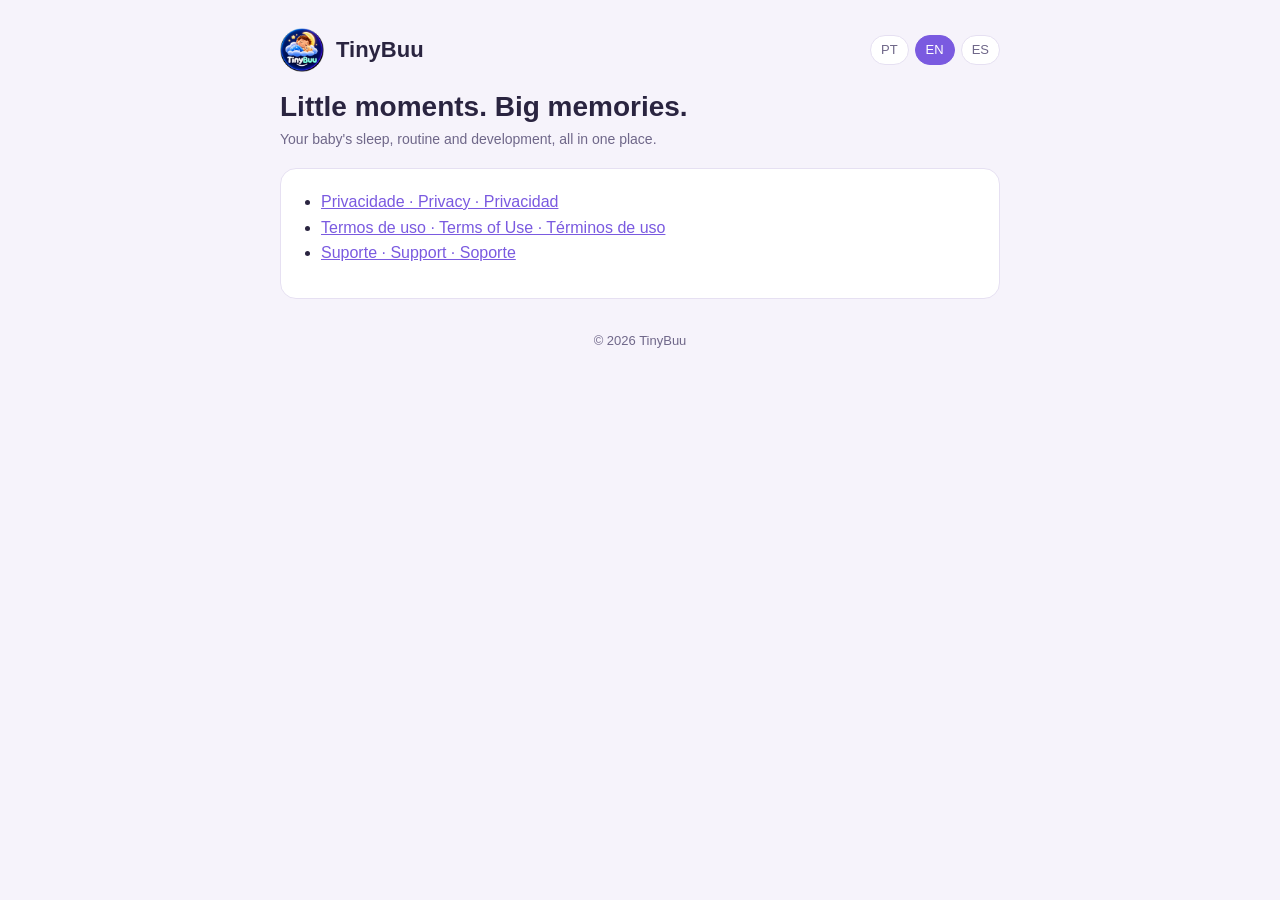
<file: index.html>
<!doctype html>
<html lang="pt-BR" class="lang-pt">
<head>
<meta charset="utf-8">
<meta name="viewport" content="width=device-width, initial-scale=1">
<title>TinyBuu · Sono e rotina do bebê</title>
<meta name="description" content="TinyBuu: sono, rotina e memórias do bebê.">
<link rel="icon" href="icon.png">
<link rel="stylesheet" href="style.css">
</head>
<body>
<div class="wrap">
  <header class="top">
    <img src="icon.png" alt="">
    <a href="./">TinyBuu</a>
    <div class="langs"><button data-set="pt">PT</button><button data-set="en">EN</button><button data-set="es">ES</button></div>
  </header>

  <article data-lang="pt">
    <h1>Pequenos momentos. Grandes memórias.</h1>
    <p class="updated">Sono, rotina e desenvolvimento do seu bebê, tudo em um só lugar.</p>
  </article>
  <article data-lang="en">
    <h1>Little moments. Big memories.</h1>
    <p class="updated">Your baby's sleep, routine and development, all in one place.</p>
  </article>
  <article data-lang="es">
    <h1>Pequeños momentos. Grandes recuerdos.</h1>
    <p class="updated">El sueño, la rutina y el desarrollo de tu bebé, todo en un solo lugar.</p>
  </article>

  <div class="card">
    <ul>
      <li><a href="privacidade/">Privacidade · Privacy · Privacidad</a></li>
      <li><a href="termos/">Termos de uso · Terms of Use · Términos de uso</a></li>
      <li><a href="suporte/">Suporte · Support · Soporte</a></li>
    </ul>
  </div>

  <footer>© 2026 TinyBuu</footer>
</div>
<script src="lang.js"></script>
</body>
</html>
</file>
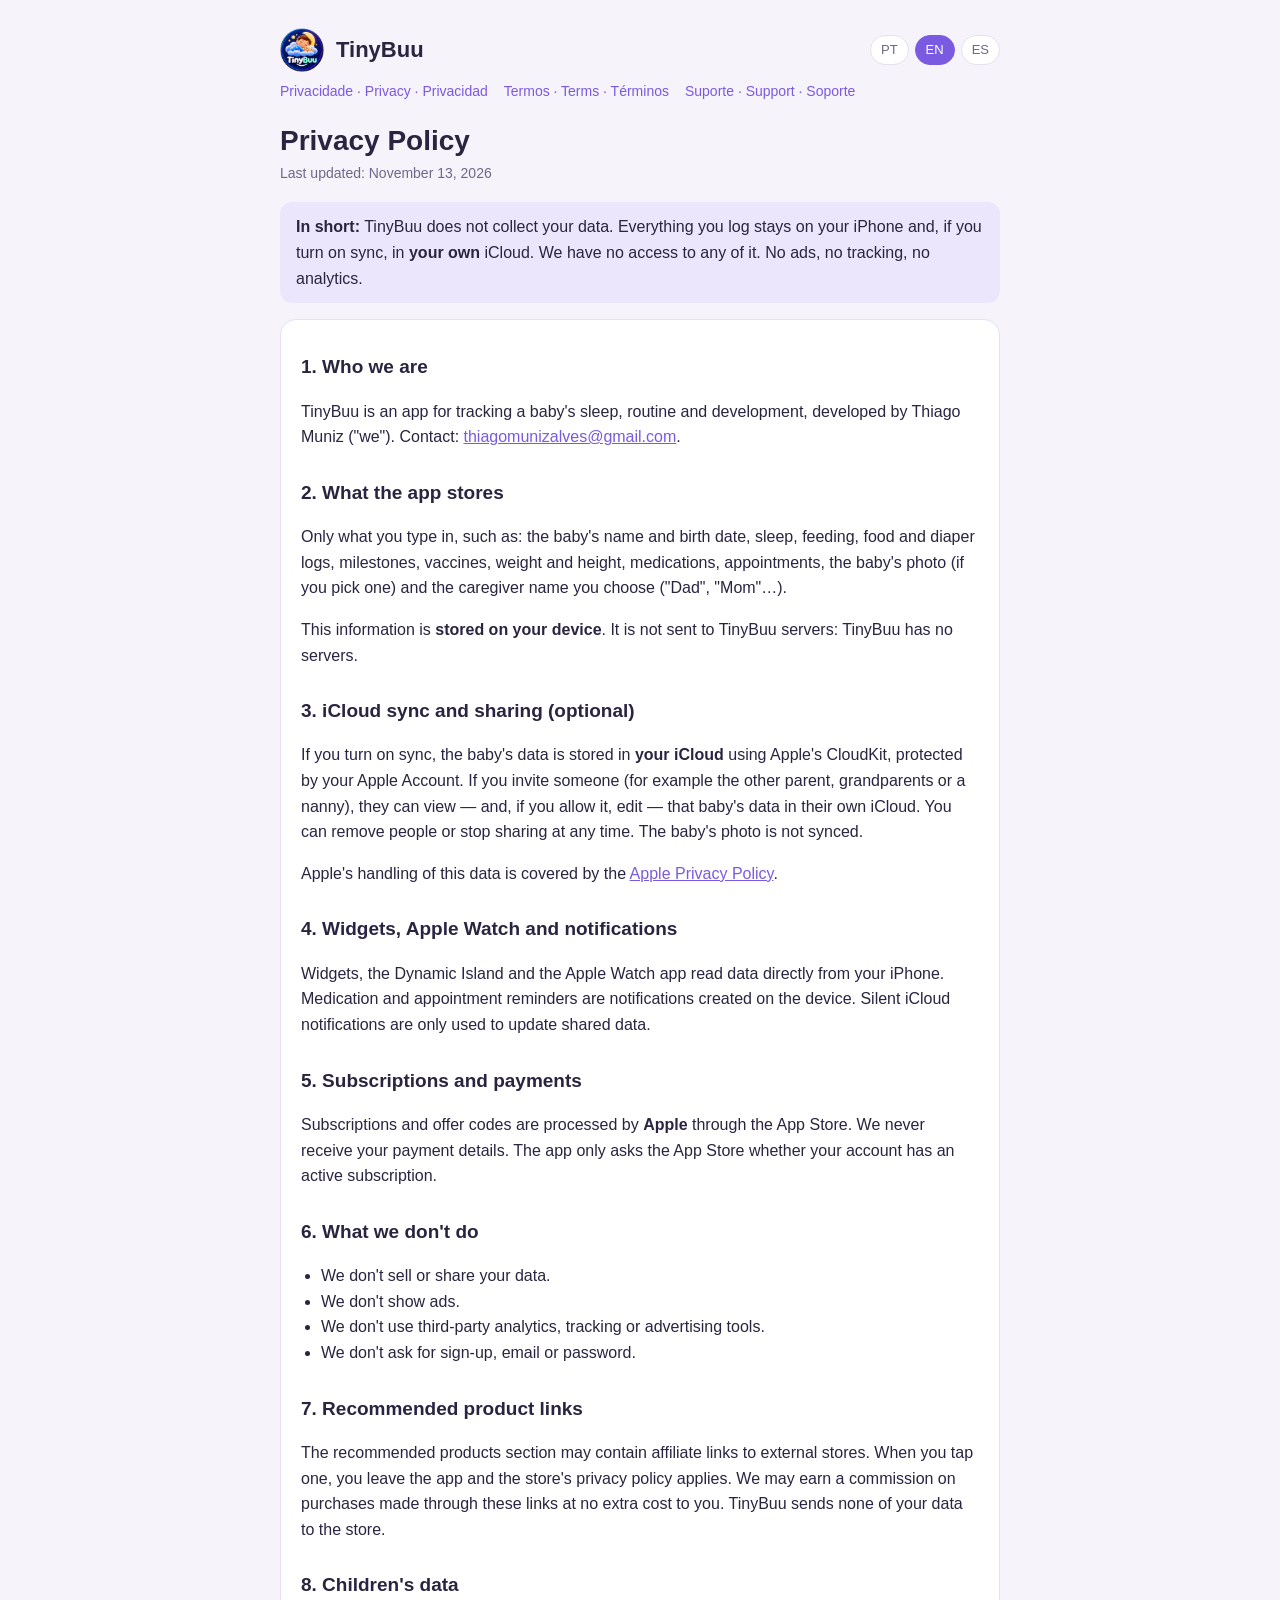
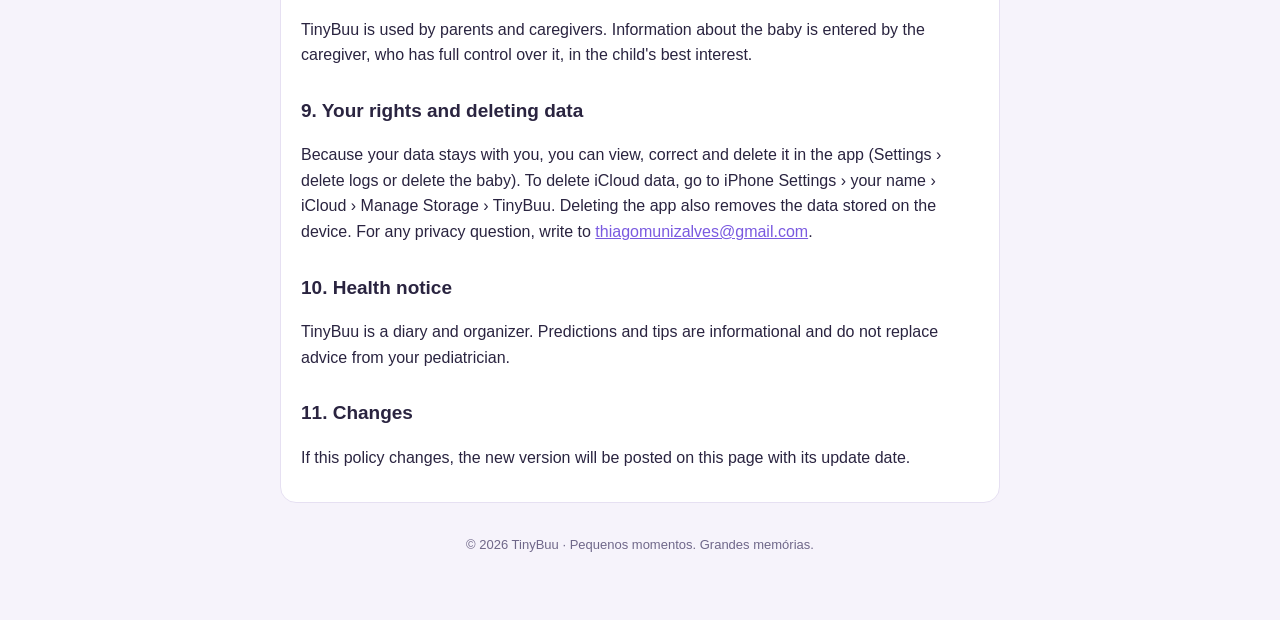
<file: privacidade/index.html>
<!doctype html>
<html lang="pt-BR" class="lang-pt">
<head>
<meta charset="utf-8">
<meta name="viewport" content="width=device-width, initial-scale=1">
<title>TinyBuu · Privacidade</title>
<meta name="description" content="Política de privacidade do app TinyBuu.">
<link rel="icon" href="../icon.png">
<link rel="stylesheet" href="../style.css">
</head>
<body>
<div class="wrap">
  <header class="top">
    <img src="../icon.png" alt="">
    <a href="../">TinyBuu</a>
    <div class="langs"><button data-set="pt">PT</button><button data-set="en">EN</button><button data-set="es">ES</button></div>
  </header>
  <nav class="links">
    <a href="../privacidade/">Privacidade · Privacy · Privacidad</a>
    <a href="../termos/">Termos · Terms · Términos</a>
    <a href="../suporte/">Suporte · Support · Soporte</a>
  </nav>

  <!-- ===================== PORTUGUÊS ===================== -->
  <article data-lang="pt">
    <h1>Política de Privacidade</h1>
    <p class="updated">Última atualização: 13 de novembro de 2026</p>
    <div class="highlight"><strong>Resumo:</strong> o TinyBuu não coleta seus dados. Tudo o que você registra fica no seu iPhone e, se você ligar a sincronização, no <strong>seu</strong> iCloud. Nós não temos acesso a nada disso. Não usamos anúncios, rastreamento nem ferramentas de análise.</div>
    <div class="card">
      <h2>1. Quem somos</h2>
      <p>O TinyBuu é um app para acompanhar o sono, a rotina e o desenvolvimento do bebê, desenvolvido por Thiago Muniz ("nós"). Contato: <a href="mailto:thiagomunizalves@gmail.com">thiagomunizalves@gmail.com</a>.</p>

      <h2>2. Quais informações o app guarda</h2>
      <p>As informações que você mesmo digita, por exemplo: nome e data de nascimento do bebê, registros de sono, mamadas, alimentação e fraldas, marcos de desenvolvimento, vacinas, peso e altura, remédios, agenda, a foto do bebê (se você escolher uma) e o nome de quem está usando o app ("Papai", "Mamãe"…).</p>
      <p>Essas informações ficam <strong>armazenadas no seu aparelho</strong>. Elas não são enviadas para servidores do TinyBuu: o TinyBuu não tem servidores.</p>

      <h2>3. Sincronização e compartilhamento pelo iCloud (opcional)</h2>
      <p>Se você ligar a sincronização, os dados do bebê são guardados no <strong>seu iCloud</strong>, pelo serviço CloudKit da Apple, protegido pela sua conta Apple. Se você convidar outra pessoa (por exemplo, o outro responsável, avós ou babá), ela passa a ver — e, se você permitir, editar — os dados daquele bebê no iCloud dela. Você pode remover pessoas ou parar de compartilhar a qualquer momento. A foto do bebê não é sincronizada.</p>
      <p>O tratamento desses dados pela Apple segue a <a href="https://www.apple.com/br/legal/privacy/">Política de Privacidade da Apple</a>.</p>

      <h2>4. Widgets, Apple Watch e notificações</h2>
      <p>Os widgets, a Dynamic Island e o app do Apple Watch leem os dados diretamente do seu iPhone. Os lembretes de remédios e da agenda são notificações criadas no próprio aparelho. Os avisos silenciosos do iCloud servem apenas para atualizar os dados compartilhados.</p>

      <h2>5. Assinatura e pagamentos</h2>
      <p>As assinaturas e os cupons são processados pela <strong>Apple</strong>, na App Store. Não recebemos seus dados de pagamento. O app só consulta, junto à App Store, se há uma assinatura ativa na sua conta.</p>

      <h2>6. O que não fazemos</h2>
      <ul>
        <li>Não vendemos nem compartilhamos seus dados.</li>
        <li>Não exibimos anúncios.</li>
        <li>Não usamos ferramentas de análise, rastreamento ou publicidade de terceiros.</li>
        <li>Não pedimos cadastro, e-mail ou senha.</li>
      </ul>

      <h2>7. Links de produtos recomendados</h2>
      <p>A seção de produtos recomendados pode conter links de afiliado para lojas externas. Ao tocar em um link, você sai do app e passa a seguir a política de privacidade da loja. Podemos receber uma comissão por compras feitas por esses links, sem custo extra para você. Nenhum dado seu é enviado à loja pelo TinyBuu.</p>

      <h2>8. Dados de crianças</h2>
      <p>O TinyBuu é usado por pais e cuidadores. Os dados sobre o bebê são informados pelo próprio responsável, que tem controle total sobre eles, em atenção ao melhor interesse da criança (art. 14 da LGPD).</p>

      <h2>9. Seus direitos e como apagar os dados</h2>
      <p>Como os dados ficam com você, você mesmo pode consultá-los, corrigi-los e apagá-los no app (Ajustes › apagar registros ou apagar o bebê). Para apagar os dados do iCloud, vá em Ajustes do iPhone › seu nome › iCloud › Gerenciar Armazenamento › TinyBuu. Ao apagar o app, os dados guardados no aparelho também são removidos. Para dúvidas sobre seus direitos (LGPD), escreva para <a href="mailto:thiagomunizalves@gmail.com">thiagomunizalves@gmail.com</a>.</p>

      <h2>10. Aviso de saúde</h2>
      <p>O TinyBuu é um diário e organizador. As previsões e dicas são informativas e não substituem a orientação do pediatra.</p>

      <h2>11. Alterações</h2>
      <p>Se esta política mudar, a nova versão será publicada nesta página com a data de atualização.</p>
    </div>
  </article>

  <!-- ===================== ENGLISH ===================== -->
  <article data-lang="en">
    <h1>Privacy Policy</h1>
    <p class="updated">Last updated: November 13, 2026</p>
    <div class="highlight"><strong>In short:</strong> TinyBuu does not collect your data. Everything you log stays on your iPhone and, if you turn on sync, in <strong>your own</strong> iCloud. We have no access to any of it. No ads, no tracking, no analytics.</div>
    <div class="card">
      <h2>1. Who we are</h2>
      <p>TinyBuu is an app for tracking a baby's sleep, routine and development, developed by Thiago Muniz ("we"). Contact: <a href="mailto:thiagomunizalves@gmail.com">thiagomunizalves@gmail.com</a>.</p>

      <h2>2. What the app stores</h2>
      <p>Only what you type in, such as: the baby's name and birth date, sleep, feeding, food and diaper logs, milestones, vaccines, weight and height, medications, appointments, the baby's photo (if you pick one) and the caregiver name you choose ("Dad", "Mom"…).</p>
      <p>This information is <strong>stored on your device</strong>. It is not sent to TinyBuu servers: TinyBuu has no servers.</p>

      <h2>3. iCloud sync and sharing (optional)</h2>
      <p>If you turn on sync, the baby's data is stored in <strong>your iCloud</strong> using Apple's CloudKit, protected by your Apple Account. If you invite someone (for example the other parent, grandparents or a nanny), they can view — and, if you allow it, edit — that baby's data in their own iCloud. You can remove people or stop sharing at any time. The baby's photo is not synced.</p>
      <p>Apple's handling of this data is covered by the <a href="https://www.apple.com/legal/privacy/">Apple Privacy Policy</a>.</p>

      <h2>4. Widgets, Apple Watch and notifications</h2>
      <p>Widgets, the Dynamic Island and the Apple Watch app read data directly from your iPhone. Medication and appointment reminders are notifications created on the device. Silent iCloud notifications are only used to update shared data.</p>

      <h2>5. Subscriptions and payments</h2>
      <p>Subscriptions and offer codes are processed by <strong>Apple</strong> through the App Store. We never receive your payment details. The app only asks the App Store whether your account has an active subscription.</p>

      <h2>6. What we don't do</h2>
      <ul>
        <li>We don't sell or share your data.</li>
        <li>We don't show ads.</li>
        <li>We don't use third-party analytics, tracking or advertising tools.</li>
        <li>We don't ask for sign-up, email or password.</li>
      </ul>

      <h2>7. Recommended product links</h2>
      <p>The recommended products section may contain affiliate links to external stores. When you tap one, you leave the app and the store's privacy policy applies. We may earn a commission on purchases made through these links at no extra cost to you. TinyBuu sends none of your data to the store.</p>

      <h2>8. Children's data</h2>
      <p>TinyBuu is used by parents and caregivers. Information about the baby is entered by the caregiver, who has full control over it, in the child's best interest.</p>

      <h2>9. Your rights and deleting data</h2>
      <p>Because your data stays with you, you can view, correct and delete it in the app (Settings › delete logs or delete the baby). To delete iCloud data, go to iPhone Settings › your name › iCloud › Manage Storage › TinyBuu. Deleting the app also removes the data stored on the device. For any privacy question, write to <a href="mailto:thiagomunizalves@gmail.com">thiagomunizalves@gmail.com</a>.</p>

      <h2>10. Health notice</h2>
      <p>TinyBuu is a diary and organizer. Predictions and tips are informational and do not replace advice from your pediatrician.</p>

      <h2>11. Changes</h2>
      <p>If this policy changes, the new version will be posted on this page with its update date.</p>
    </div>
  </article>

  <!-- ===================== ESPAÑOL ===================== -->
  <article data-lang="es">
    <h1>Política de Privacidad</h1>
    <p class="updated">Última actualización: 13 de noviembre de 2026</p>
    <div class="highlight"><strong>En resumen:</strong> TinyBuu no recopila tus datos. Todo lo que registras queda en tu iPhone y, si activas la sincronización, en <strong>tu propio</strong> iCloud. No tenemos acceso a nada de eso. Sin anuncios, sin rastreo y sin herramientas de análisis.</div>
    <div class="card">
      <h2>1. Quiénes somos</h2>
      <p>TinyBuu es una app para seguir el sueño, la rutina y el desarrollo del bebé, desarrollada por Thiago Muniz ("nosotros"). Contacto: <a href="mailto:thiagomunizalves@gmail.com">thiagomunizalves@gmail.com</a>.</p>

      <h2>2. Qué guarda la app</h2>
      <p>Solo lo que tú escribes, por ejemplo: nombre y fecha de nacimiento del bebé, registros de sueño, tomas, comidas y pañales, hitos, vacunas, peso y altura, medicamentos, agenda, la foto del bebé (si eliges una) y el nombre de quien usa la app ("Papá", "Mamá"…).</p>
      <p>Esta información se <strong>guarda en tu dispositivo</strong>. No se envía a servidores de TinyBuu: TinyBuu no tiene servidores.</p>

      <h2>3. Sincronización y compartir por iCloud (opcional)</h2>
      <p>Si activas la sincronización, los datos del bebé se guardan en <strong>tu iCloud</strong> mediante CloudKit de Apple, protegido por tu cuenta de Apple. Si invitas a alguien (por ejemplo, el otro progenitor, los abuelos o la niñera), podrá ver —y, si lo permites, editar— los datos de ese bebé en su propio iCloud. Puedes quitar personas o dejar de compartir en cualquier momento. La foto del bebé no se sincroniza.</p>
      <p>El tratamiento de estos datos por parte de Apple se rige por la <a href="https://www.apple.com/es/legal/privacy/">Política de Privacidad de Apple</a>.</p>

      <h2>4. Widgets, Apple Watch y notificaciones</h2>
      <p>Los widgets, la Dynamic Island y la app del Apple Watch leen los datos directamente de tu iPhone. Los recordatorios de medicamentos y de la agenda son notificaciones creadas en el propio dispositivo. Los avisos silenciosos de iCloud solo sirven para actualizar los datos compartidos.</p>

      <h2>5. Suscripción y pagos</h2>
      <p>Las suscripciones y los cupones los procesa <strong>Apple</strong> en la App Store. Nunca recibimos tus datos de pago. La app solo consulta a la App Store si tu cuenta tiene una suscripción activa.</p>

      <h2>6. Lo que no hacemos</h2>
      <ul>
        <li>No vendemos ni compartimos tus datos.</li>
        <li>No mostramos anuncios.</li>
        <li>No usamos herramientas de análisis, rastreo ni publicidad de terceros.</li>
        <li>No pedimos registro, correo ni contraseña.</li>
      </ul>

      <h2>7. Enlaces de productos recomendados</h2>
      <p>La sección de productos recomendados puede incluir enlaces de afiliado a tiendas externas. Al tocar uno, sales de la app y se aplica la política de privacidad de la tienda. Podemos recibir una comisión por compras hechas con estos enlaces, sin costo extra para ti. TinyBuu no envía ningún dato tuyo a la tienda.</p>

      <h2>8. Datos de menores</h2>
      <p>TinyBuu lo usan padres y cuidadores. La información sobre el bebé la introduce el propio responsable, que tiene control total sobre ella, en el interés superior del menor.</p>

      <h2>9. Tus derechos y cómo borrar los datos</h2>
      <p>Como los datos quedan contigo, puedes consultarlos, corregirlos y borrarlos en la app (Ajustes › borrar registros o eliminar el bebé). Para borrar los datos de iCloud, ve a Ajustes del iPhone › tu nombre › iCloud › Gestionar almacenamiento › TinyBuu. Al eliminar la app también se borran los datos guardados en el dispositivo. Para cualquier duda, escribe a <a href="mailto:thiagomunizalves@gmail.com">thiagomunizalves@gmail.com</a>.</p>

      <h2>10. Aviso de salud</h2>
      <p>TinyBuu es un diario y organizador. Las predicciones y consejos son informativos y no sustituyen la orientación del pediatra.</p>

      <h2>11. Cambios</h2>
      <p>Si esta política cambia, la nueva versión se publicará en esta página con su fecha de actualización.</p>
    </div>
  </article>

  <footer>© 2026 TinyBuu · Pequenos momentos. Grandes memórias.</footer>
</div>
<script src="../lang.js"></script>
</body>
</html>
</file>
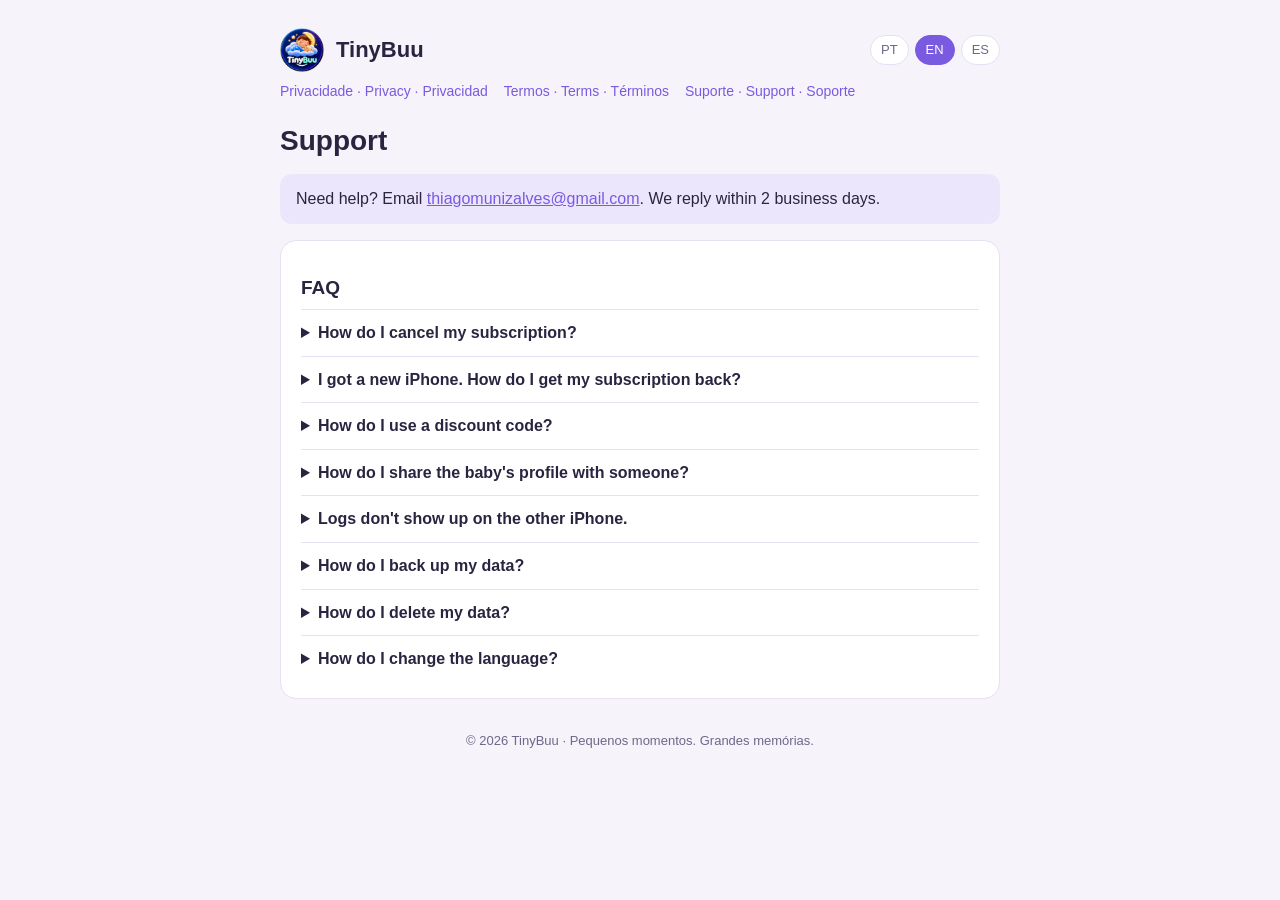
<file: suporte/index.html>
<!doctype html>
<html lang="pt-BR" class="lang-pt">
<head>
<meta charset="utf-8">
<meta name="viewport" content="width=device-width, initial-scale=1">
<title>TinyBuu · Suporte</title>
<meta name="description" content="Ajuda e contato do app TinyBuu.">
<link rel="icon" href="../icon.png">
<link rel="stylesheet" href="../style.css">
</head>
<body>
<div class="wrap">
  <header class="top">
    <img src="../icon.png" alt="">
    <a href="../">TinyBuu</a>
    <div class="langs"><button data-set="pt">PT</button><button data-set="en">EN</button><button data-set="es">ES</button></div>
  </header>
  <nav class="links">
    <a href="../privacidade/">Privacidade · Privacy · Privacidad</a>
    <a href="../termos/">Termos · Terms · Términos</a>
    <a href="../suporte/">Suporte · Support · Soporte</a>
  </nav>

  <article data-lang="pt">
    <h1>Suporte</h1>
    <div class="highlight">Precisa de ajuda? Escreva para <a href="mailto:thiagomunizalves@gmail.com">thiagomunizalves@gmail.com</a>. Respondemos em até 2 dias úteis.</div>
    <div class="card">
      <h2>Perguntas frequentes</h2>
      <details><summary>Como cancelo a assinatura?</summary><p>No iPhone: Ajustes › seu nome › Assinaturas › TinyBuu. Ou no app: Ajustes › TinyBuu Premium › Gerenciar assinatura. Cancelando até 24 horas antes da renovação, não há nova cobrança.</p></details>
      <details><summary>Troquei de iPhone. Como recupero a assinatura?</summary><p>Entre com a mesma conta Apple e toque em Ajustes › TinyBuu Premium › Restaurar compras.</p></details>
      <details><summary>Como uso um cupom de desconto?</summary><p>Na tela de assinatura, toque em "Tenho um cupom de desconto", digite o código e toque em Aplicar. A App Store mostra o preço final antes de confirmar.</p></details>
      <details><summary>Como compartilho o perfil do bebê com outra pessoa?</summary><p>Ajustes › Compartilhar perfil › ligue a sincronização com iCloud › Convidar ou gerenciar pessoas. Mande o convite por WhatsApp ou Mensagens. A pessoa precisa ter o TinyBuu instalado e entrar com a própria conta iCloud. Importante: quem recebe o convite não deve criar outro bebê, basta abrir o link.</p></details>
      <details><summary>Os registros não aparecem no outro iPhone.</summary><p>Confira se os dois aparelhos estão com internet e com o iCloud ativo (Ajustes do iPhone › seu nome › iCloud). Abra o TinyBuu: com o app aberto, os registros chegam em segundos. Em Ajustes › Compartilhar perfil, toque em Sincronizar agora.</p></details>
      <details><summary>Como faço backup dos meus dados?</summary><p>Com a sincronização ligada, os dados ficam no seu iCloud. Você também pode exportar um arquivo em Ajustes › Backup.</p></details>
      <details><summary>Como apago meus dados?</summary><p>No app, em Ajustes, apague os registros ou o bebê. Para apagar do iCloud: Ajustes do iPhone › seu nome › iCloud › Gerenciar Armazenamento › TinyBuu.</p></details>
      <details><summary>Como troco o idioma?</summary><p>Ajustes › Idioma: Português, English ou Español.</p></details>
    </div>
  </article>

  <article data-lang="en">
    <h1>Support</h1>
    <div class="highlight">Need help? Email <a href="mailto:thiagomunizalves@gmail.com">thiagomunizalves@gmail.com</a>. We reply within 2 business days.</div>
    <div class="card">
      <h2>FAQ</h2>
      <details><summary>How do I cancel my subscription?</summary><p>On your iPhone: Settings › your name › Subscriptions › TinyBuu. Or in the app: Settings › TinyBuu Premium › Manage subscription. Cancel at least 24 hours before renewal to avoid the next charge.</p></details>
      <details><summary>I got a new iPhone. How do I get my subscription back?</summary><p>Sign in with the same Apple Account and tap Settings › TinyBuu Premium › Restore purchases.</p></details>
      <details><summary>How do I use a discount code?</summary><p>On the subscription screen, tap "I have a discount code", enter the code and tap Apply. The App Store shows the final price before you confirm.</p></details>
      <details><summary>How do I share the baby's profile with someone?</summary><p>Settings › Share profile › turn on iCloud sync › Invite or manage people. Send the invite via WhatsApp or Messages. The person needs TinyBuu installed and their own iCloud account. Note: they shouldn't create another baby — just open the link.</p></details>
      <details><summary>Logs don't show up on the other iPhone.</summary><p>Make sure both devices are online with iCloud turned on (iPhone Settings › your name › iCloud). Open TinyBuu: with the app open, logs arrive within seconds. In Settings › Share profile, tap Sync now.</p></details>
      <details><summary>How do I back up my data?</summary><p>With sync on, your data is in your iCloud. You can also export a file in Settings › Backup.</p></details>
      <details><summary>How do I delete my data?</summary><p>In the app's Settings, delete the logs or the baby. To delete from iCloud: iPhone Settings › your name › iCloud › Manage Storage › TinyBuu.</p></details>
      <details><summary>How do I change the language?</summary><p>Settings › Language: Português, English or Español.</p></details>
    </div>
  </article>

  <article data-lang="es">
    <h1>Soporte</h1>
    <div class="highlight">¿Necesitas ayuda? Escribe a <a href="mailto:thiagomunizalves@gmail.com">thiagomunizalves@gmail.com</a>. Respondemos en un máximo de 2 días hábiles.</div>
    <div class="card">
      <h2>Preguntas frecuentes</h2>
      <details><summary>¿Cómo cancelo la suscripción?</summary><p>En el iPhone: Ajustes › tu nombre › Suscripciones › TinyBuu. O en la app: Ajustes › TinyBuu Premium › Gestionar suscripción. Si cancelas al menos 24 horas antes de la renovación, no hay nuevo cobro.</p></details>
      <details><summary>Cambié de iPhone. ¿Cómo recupero la suscripción?</summary><p>Inicia sesión con la misma cuenta de Apple y toca Ajustes › TinyBuu Premium › Restaurar compras.</p></details>
      <details><summary>¿Cómo uso un cupón de descuento?</summary><p>En la pantalla de suscripción, toca "Tengo un cupón de descuento", escribe el código y toca Aplicar. La App Store muestra el precio final antes de confirmar.</p></details>
      <details><summary>¿Cómo comparto el perfil del bebé con otra persona?</summary><p>Ajustes › Compartir perfil › activa la sincronización con iCloud › Invitar o gestionar personas. Envía la invitación por WhatsApp o Mensajes. La persona necesita tener TinyBuu y su propia cuenta de iCloud. Importante: no debe crear otro bebé, solo abrir el enlace.</p></details>
      <details><summary>Los registros no aparecen en el otro iPhone.</summary><p>Verifica que ambos dispositivos tengan internet e iCloud activo (Ajustes del iPhone › tu nombre › iCloud). Abre TinyBuu: con la app abierta, los registros llegan en segundos. En Ajustes › Compartir perfil, toca Sincronizar ahora.</p></details>
      <details><summary>¿Cómo hago una copia de seguridad?</summary><p>Con la sincronización activada, tus datos están en tu iCloud. También puedes exportar un archivo en Ajustes › Copia de seguridad.</p></details>
      <details><summary>¿Cómo borro mis datos?</summary><p>En Ajustes de la app, borra los registros o el bebé. Para borrarlos de iCloud: Ajustes del iPhone › tu nombre › iCloud › Gestionar almacenamiento › TinyBuu.</p></details>
      <details><summary>¿Cómo cambio el idioma?</summary><p>Ajustes › Idioma: Português, English o Español.</p></details>
    </div>
  </article>

  <footer>© 2026 TinyBuu · Pequenos momentos. Grandes memórias.</footer>
</div>
<script src="../lang.js"></script>
</body>
</html>
</file>
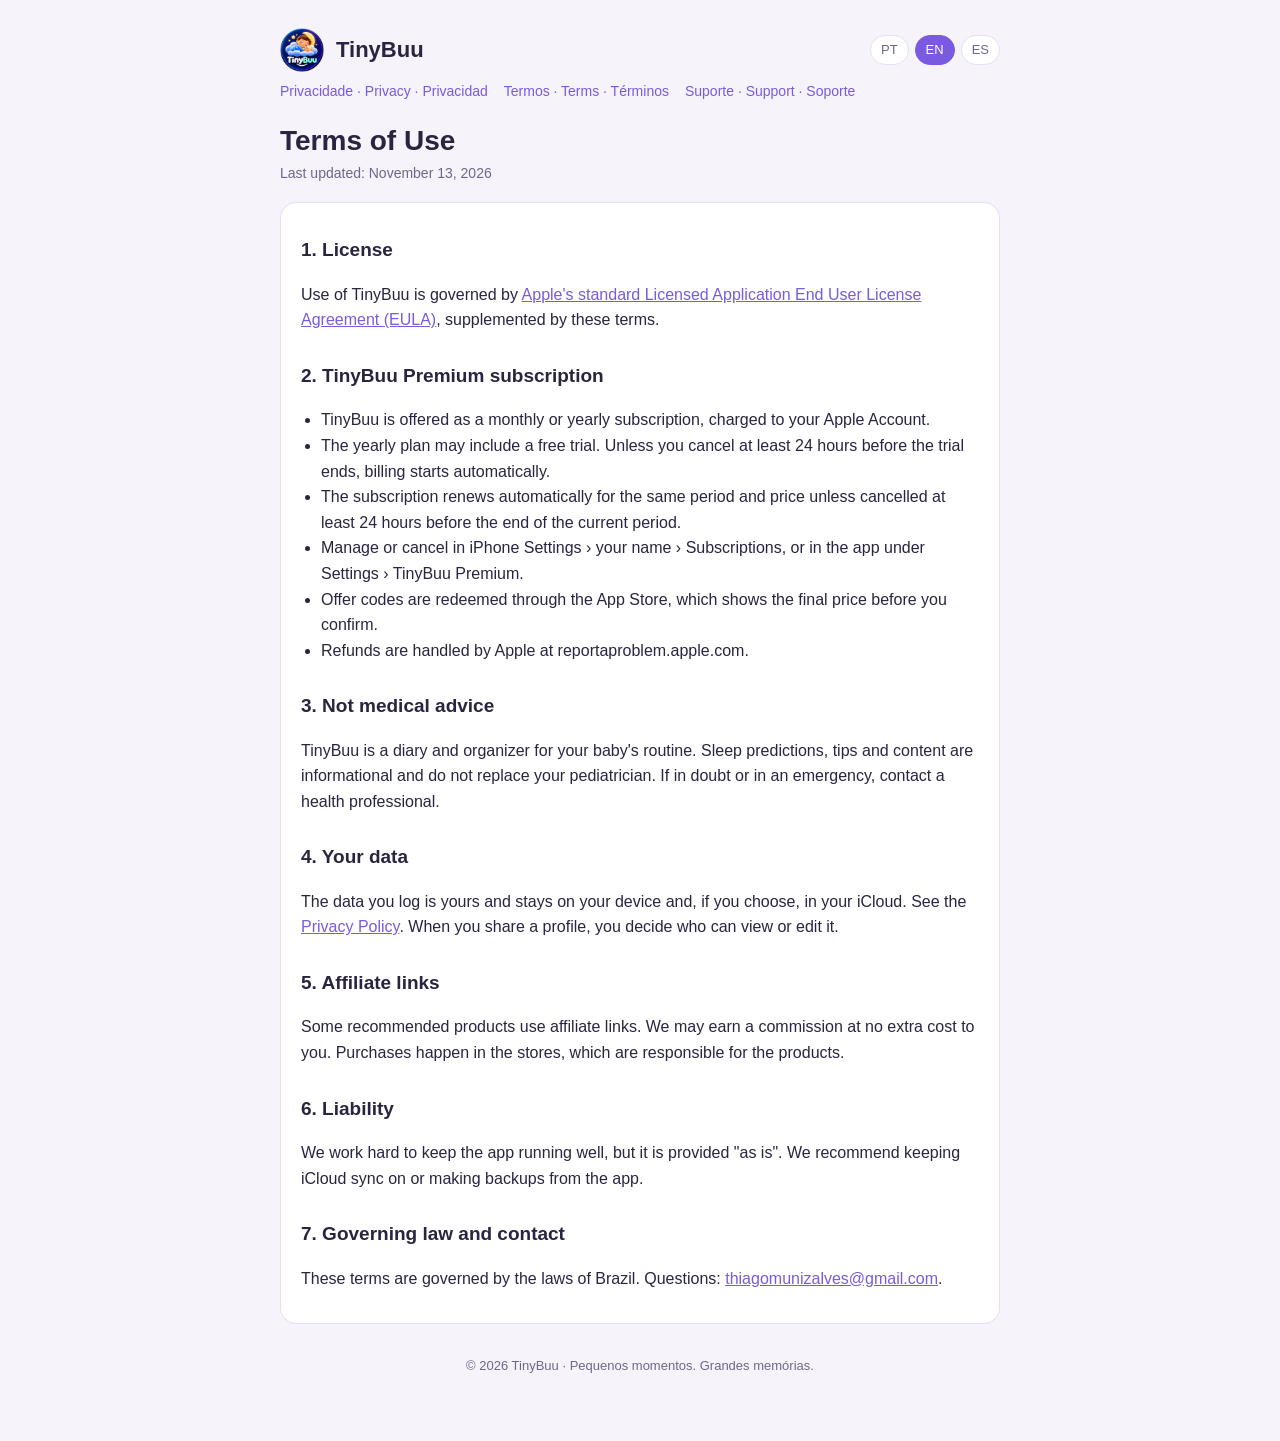
<file: termos/index.html>
<!doctype html>
<html lang="pt-BR" class="lang-pt">
<head>
<meta charset="utf-8">
<meta name="viewport" content="width=device-width, initial-scale=1">
<title>TinyBuu · Termos de uso</title>
<meta name="description" content="Termos de uso do app TinyBuu.">
<link rel="icon" href="../icon.png">
<link rel="stylesheet" href="../style.css">
</head>
<body>
<div class="wrap">
  <header class="top">
    <img src="../icon.png" alt="">
    <a href="../">TinyBuu</a>
    <div class="langs"><button data-set="pt">PT</button><button data-set="en">EN</button><button data-set="es">ES</button></div>
  </header>
  <nav class="links">
    <a href="../privacidade/">Privacidade · Privacy · Privacidad</a>
    <a href="../termos/">Termos · Terms · Términos</a>
    <a href="../suporte/">Suporte · Support · Soporte</a>
  </nav>

  <article data-lang="pt">
    <h1>Termos de Uso</h1>
    <p class="updated">Última atualização: 13 de novembro de 2026</p>
    <div class="card">
      <h2>1. Licença</h2>
      <p>O uso do TinyBuu segue o <a href="https://www.apple.com/legal/internet-services/itunes/dev/stdeula/">Contrato de Licença de Usuário Final padrão da Apple (EULA)</a>, complementado por estes termos.</p>

      <h2>2. Assinatura TinyBuu Premium</h2>
      <ul>
        <li>O TinyBuu é oferecido por assinatura mensal ou anual, cobrada na sua conta Apple.</li>
        <li>O plano anual pode incluir um período de teste grátis. Se você não cancelar até 24 horas antes do fim do teste, a cobrança começa automaticamente.</li>
        <li>A assinatura renova automaticamente pelo mesmo período e preço, a menos que seja cancelada pelo menos 24 horas antes do fim do período atual.</li>
        <li>Você pode gerenciar ou cancelar em Ajustes do iPhone › seu nome › Assinaturas, ou no app em Ajustes › TinyBuu Premium.</li>
        <li>Cupons de desconto são resgatados pela App Store, que mostra o preço final antes da confirmação.</li>
        <li>Reembolsos são tratados pela Apple, em reportaproblem.apple.com.</li>
      </ul>

      <h2>3. Não é orientação médica</h2>
      <p>O TinyBuu é um diário e organizador da rotina do bebê. Previsões de sono, dicas e conteúdos são informativos e não substituem a avaliação do pediatra. Em caso de dúvida ou emergência, procure um profissional de saúde.</p>

      <h2>4. Seus dados</h2>
      <p>Os dados que você registra são seus e ficam no seu aparelho e, se você quiser, no seu iCloud. Veja a <a href="../privacidade/">Política de Privacidade</a>. Ao compartilhar um perfil, você decide quem pode ver ou editar.</p>

      <h2>5. Links de afiliado</h2>
      <p>Alguns produtos recomendados têm links de afiliado. Podemos receber uma comissão, sem custo extra para você. As compras acontecem nas lojas, que são responsáveis pelos produtos.</p>

      <h2>6. Responsabilidade</h2>
      <p>Trabalhamos para que o app funcione bem, mas ele é fornecido "no estado em que se encontra". Recomendamos manter a sincronização com o iCloud ligada ou fazer backups pelo app.</p>

      <h2>7. Lei aplicável e contato</h2>
      <p>Estes termos seguem as leis do Brasil. Dúvidas: <a href="mailto:thiagomunizalves@gmail.com">thiagomunizalves@gmail.com</a>.</p>
    </div>
  </article>

  <article data-lang="en">
    <h1>Terms of Use</h1>
    <p class="updated">Last updated: November 13, 2026</p>
    <div class="card">
      <h2>1. License</h2>
      <p>Use of TinyBuu is governed by <a href="https://www.apple.com/legal/internet-services/itunes/dev/stdeula/">Apple's standard Licensed Application End User License Agreement (EULA)</a>, supplemented by these terms.</p>

      <h2>2. TinyBuu Premium subscription</h2>
      <ul>
        <li>TinyBuu is offered as a monthly or yearly subscription, charged to your Apple Account.</li>
        <li>The yearly plan may include a free trial. Unless you cancel at least 24 hours before the trial ends, billing starts automatically.</li>
        <li>The subscription renews automatically for the same period and price unless cancelled at least 24 hours before the end of the current period.</li>
        <li>Manage or cancel in iPhone Settings › your name › Subscriptions, or in the app under Settings › TinyBuu Premium.</li>
        <li>Offer codes are redeemed through the App Store, which shows the final price before you confirm.</li>
        <li>Refunds are handled by Apple at reportaproblem.apple.com.</li>
      </ul>

      <h2>3. Not medical advice</h2>
      <p>TinyBuu is a diary and organizer for your baby's routine. Sleep predictions, tips and content are informational and do not replace your pediatrician. If in doubt or in an emergency, contact a health professional.</p>

      <h2>4. Your data</h2>
      <p>The data you log is yours and stays on your device and, if you choose, in your iCloud. See the <a href="../privacidade/">Privacy Policy</a>. When you share a profile, you decide who can view or edit it.</p>

      <h2>5. Affiliate links</h2>
      <p>Some recommended products use affiliate links. We may earn a commission at no extra cost to you. Purchases happen in the stores, which are responsible for the products.</p>

      <h2>6. Liability</h2>
      <p>We work hard to keep the app running well, but it is provided "as is". We recommend keeping iCloud sync on or making backups from the app.</p>

      <h2>7. Governing law and contact</h2>
      <p>These terms are governed by the laws of Brazil. Questions: <a href="mailto:thiagomunizalves@gmail.com">thiagomunizalves@gmail.com</a>.</p>
    </div>
  </article>

  <article data-lang="es">
    <h1>Términos de Uso</h1>
    <p class="updated">Última actualización: 13 de noviembre de 2026</p>
    <div class="card">
      <h2>1. Licencia</h2>
      <p>El uso de TinyBuu se rige por el <a href="https://www.apple.com/legal/internet-services/itunes/dev/stdeula/">Contrato de Licencia de Usuario Final estándar de Apple (EULA)</a>, complementado por estos términos.</p>

      <h2>2. Suscripción TinyBuu Premium</h2>
      <ul>
        <li>TinyBuu se ofrece con suscripción mensual o anual, cobrada en tu cuenta de Apple.</li>
        <li>El plan anual puede incluir una prueba gratuita. Si no cancelas al menos 24 horas antes de que termine, el cobro comienza automáticamente.</li>
        <li>La suscripción se renueva automáticamente por el mismo período y precio, salvo que se cancele al menos 24 horas antes del fin del período actual.</li>
        <li>Gestiona o cancela en Ajustes del iPhone › tu nombre › Suscripciones, o en la app en Ajustes › TinyBuu Premium.</li>
        <li>Los cupones se canjean en la App Store, que muestra el precio final antes de confirmar.</li>
        <li>Los reembolsos los gestiona Apple en reportaproblem.apple.com.</li>
      </ul>

      <h2>3. No es consejo médico</h2>
      <p>TinyBuu es un diario y organizador de la rutina del bebé. Las predicciones de sueño, consejos y contenidos son informativos y no sustituyen al pediatra. Ante dudas o emergencias, consulta a un profesional de la salud.</p>

      <h2>4. Tus datos</h2>
      <p>Los datos que registras son tuyos y quedan en tu dispositivo y, si quieres, en tu iCloud. Consulta la <a href="../privacidade/">Política de Privacidad</a>. Al compartir un perfil, tú decides quién puede verlo o editarlo.</p>

      <h2>5. Enlaces de afiliado</h2>
      <p>Algunos productos recomendados usan enlaces de afiliado. Podemos recibir una comisión sin costo extra para ti. Las compras se hacen en las tiendas, responsables de los productos.</p>

      <h2>6. Responsabilidad</h2>
      <p>Trabajamos para que la app funcione bien, pero se ofrece "tal cual". Recomendamos mantener la sincronización con iCloud activada o hacer copias de seguridad desde la app.</p>

      <h2>7. Ley aplicable y contacto</h2>
      <p>Estos términos se rigen por las leyes de Brasil. Dudas: <a href="mailto:thiagomunizalves@gmail.com">thiagomunizalves@gmail.com</a>.</p>
    </div>
  </article>

  <footer>© 2026 TinyBuu · Pequenos momentos. Grandes memórias.</footer>
</div>
<script src="../lang.js"></script>
</body>
</html>
</file>
<file: style.css>
:root {
  --bg: #f6f3fb; --surface: #ffffff; --ink: #2a2440; --muted: #6f6789; --line: #e6e0f2;
  --accent: #7a5ae0; --accent-soft: #ece6fc;
}
@media (prefers-color-scheme: dark) {
  :root { --bg: #14111f; --surface: #1d1930; --ink: #efeaff; --muted: #a69fc4; --line: #2e2848;
          --accent: #b39cff; --accent-soft: #2a2350; }
}
* { box-sizing: border-box; }
body {
  margin: 0; background: var(--bg); color: var(--ink);
  font: 16px/1.6 -apple-system, BlinkMacSystemFont, "Segoe UI", Roboto, sans-serif;
  padding: 0 16px;
}
.wrap { max-width: 720px; margin: 0 auto; padding: 28px 0 64px; }
header.top { display: flex; align-items: center; gap: 12px; margin-bottom: 8px; }
header.top img { width: 44px; height: 44px; border-radius: 11px; }
header.top a { color: inherit; text-decoration: none; font-weight: 800; font-size: 22px; }
.langs { margin-left: auto; display: flex; gap: 6px; }
.langs button {
  border: 1px solid var(--line); background: var(--surface); color: var(--muted);
  border-radius: 99px; padding: 4px 10px; font: inherit; font-size: 13px; cursor: pointer;
}
.langs button.on { background: var(--accent); border-color: var(--accent); color: #fff; }
nav.links { display: flex; gap: 16px; flex-wrap: wrap; margin: 6px 0 22px; font-size: 14px; }
nav.links a { color: var(--accent); text-decoration: none; }
h1 { font-size: 28px; line-height: 1.2; margin: 18px 0 4px; }
h2 { font-size: 19px; margin: 28px 0 6px; }
.updated { color: var(--muted); font-size: 14px; margin: 0 0 18px; }
.card { background: var(--surface); border: 1px solid var(--line); border-radius: 16px; padding: 4px 20px 16px; }
.highlight { background: var(--accent-soft); border-radius: 12px; padding: 12px 16px; margin: 16px 0; }
a { color: var(--accent); }
ul { padding-left: 20px; }
details { border-top: 1px solid var(--line); padding: 10px 0; }
details summary { cursor: pointer; font-weight: 600; }
footer { color: var(--muted); font-size: 13px; margin-top: 32px; text-align: center; }
[data-lang] { display: none; }
html.lang-pt [data-lang="pt"], html.lang-en [data-lang="en"], html.lang-es [data-lang="es"] { display: block; }
</file>
